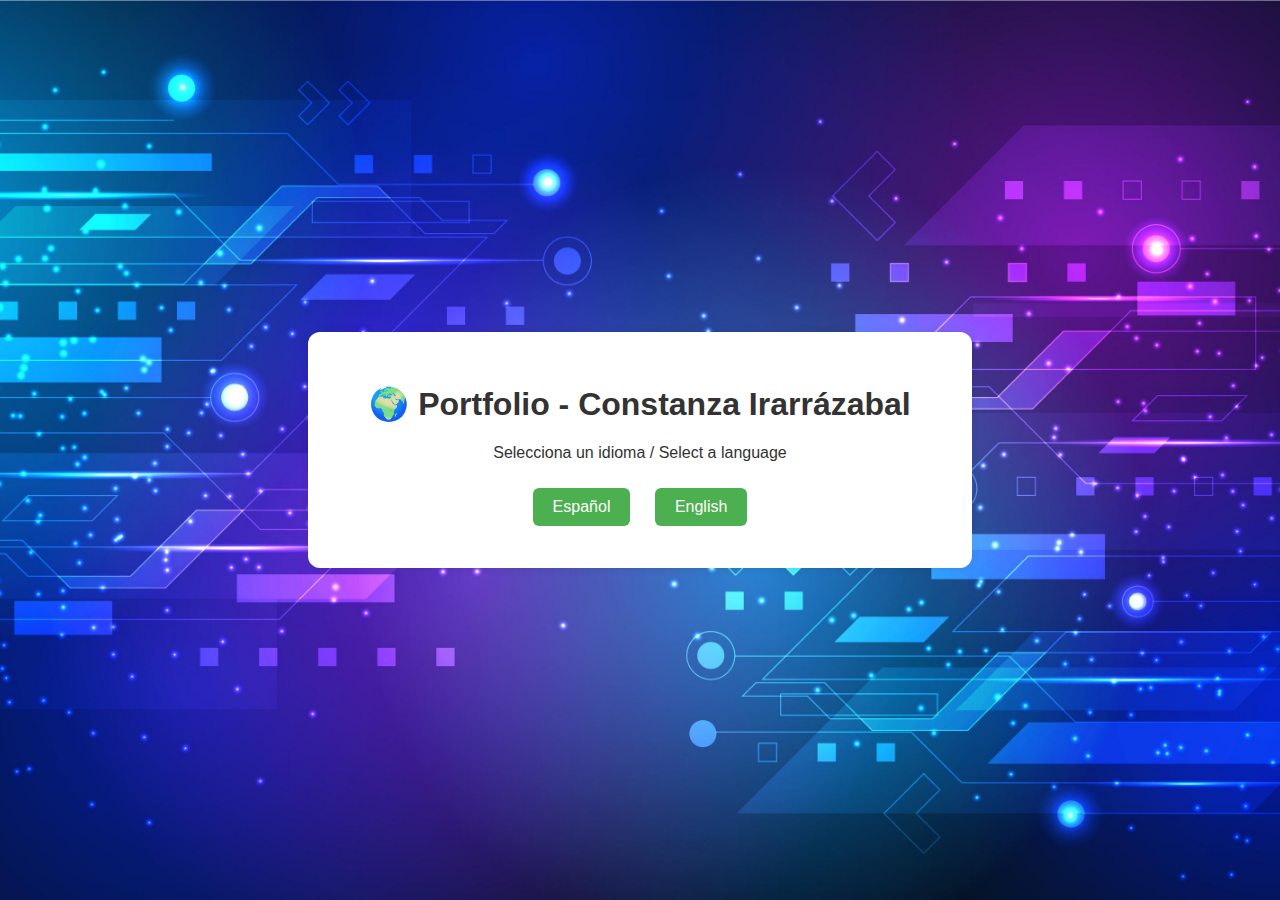
<file: index.html>
<html lang="en">
<head>
    <meta charset="UTF-8">
    <meta name="viewport" content="width=device-width, initial-scale=1.0">
    <title>Bienvenido | Welcome</title>
    <link rel="stylesheet" href="style.css">
</head>
<body class="homepage">
    <div class="container">
        <h1>🌍 Portfolio - Constanza Irarrázabal</h1>
        <p>Selecciona un idioma / Select a language</p>
        <div class="buttons">
            <a href="es/index.html" class="btn">Español</a>
            <a href="en/index.html" class="btn">English</a>
        </div>
    </div>
</body>
</html>
</file>
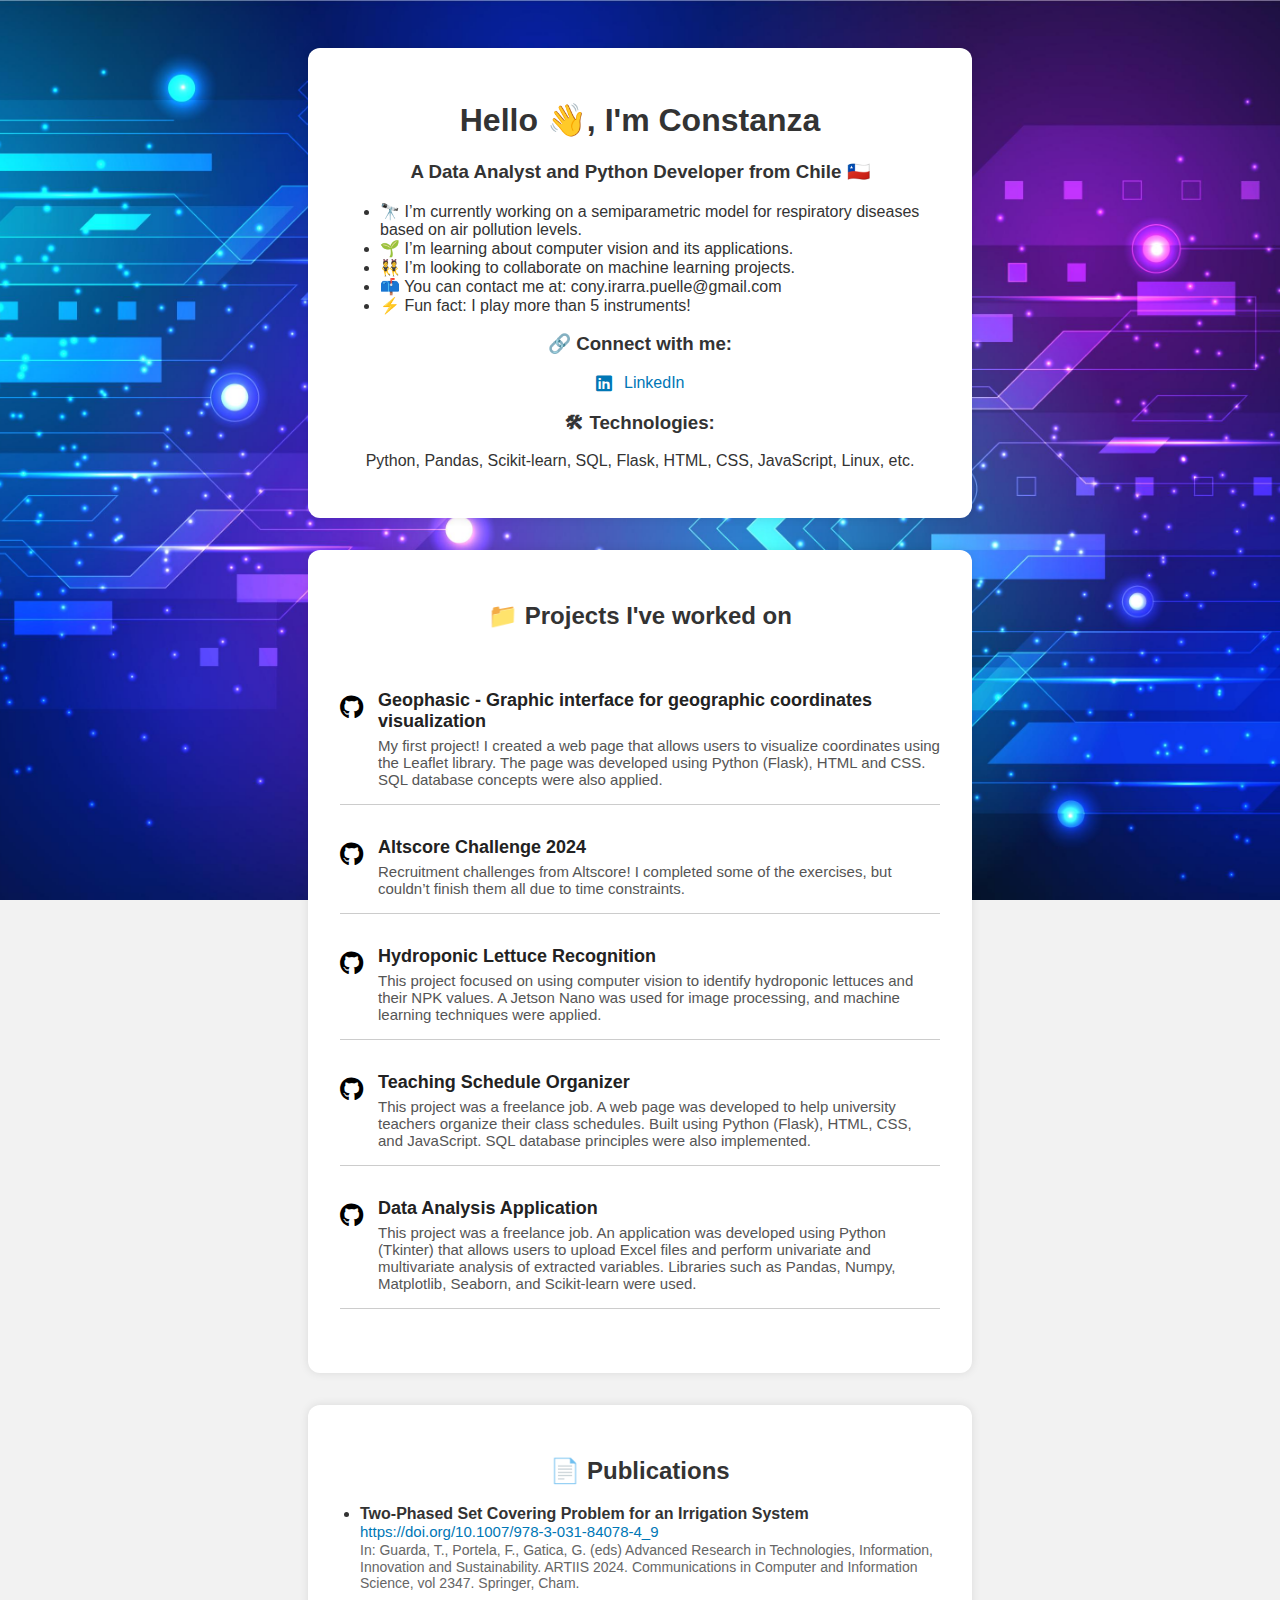
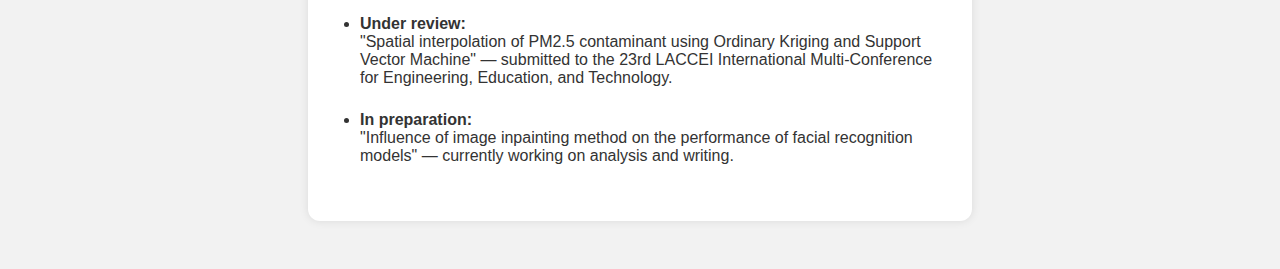
<file: en/index.html>
<html lang="en">
<head>
    <meta charset="UTF-8">
    <meta name="viewport" content="width=device-width, initial-scale=1.0">
    <title>Portfolio | Constanza Irarrázabal</title>
    <link rel="stylesheet" href="../style.css">
    <link rel="stylesheet" href="https://cdnjs.cloudflare.com/ajax/libs/font-awesome/6.5.0/css/all.min.css">
</head>
<body>
    <div class="main">
        <div class="container">

            <h1>Hello 👋, I'm Constanza</h1>
            <h3>A Data Analyst and Python Developer from Chile 🇨🇱</h3>

            <ul class="list">
                <li>🔭 I’m currently working on a semiparametric model for respiratory diseases based on air pollution levels.</li>
                <li>🌱 I’m learning about computer vision and its applications.</li>
                <li>👯 I’m looking to collaborate on machine learning projects.</li>
                <li>📫 You can contact me at: cony.irarra.puelle@gmail.com</li>
                <li>⚡ Fun fact: I play more than 5 instruments!</li>
            </ul>

            <h3>🔗 Connect with me:</h3>
            <p>
                <a href="https://linkedin.com/in/c-irarrazabal" target="_blank">
                <i class="fab fa-linkedin"></i> LinkedIn
                </a>
            </p>

            <h3>🛠 Technologies:</h3>
            <p>Python, Pandas, Scikit-learn, SQL, Flask, HTML, CSS, JavaScript, Linux, etc.</p>
        </div>

        <div class="container project-container">
            <h2>📁 Projects I've worked on</h2>
            <ul class="project-list">
                <li>
                    <i class="fab fa-github"></i>
                    <div class="project-text">
                    <a href="https://github.com/conirarra/Geophasic" target="_blank">
                     Geophasic - Graphic interface for geographic coordinates visualization
                    </a>
                    <p>My first project! I created a web page that allows users to visualize coordinates using the Leaflet library.
                       The page was developed using Python (Flask), HTML and CSS. SQL database concepts were also applied.
                    </p>
                    </div>
                </li>
                <li>
                    <i class="fab fa-github"></i>
                    <div class="project-text">
                    <a href="https://github.com/conirarra/AltscoreChallenge" target="_blank">
                     Altscore Challenge 2024
                    </a>
                    <p>Recruitment challenges from Altscore! I completed some of the exercises, but couldn’t finish them all due to time constraints.</p>
                    </div>
                </li>
                <li>
                    <i class="fab fa-github"></i>
                    <div class="project-text">
                    <a href="https://github.com/profesordiegoelorzaa/lechugasCNNjetson" target="_blank">
                     Hydroponic Lettuce Recognition
                    </a>
                    <p>This project focused on using computer vision to identify hydroponic lettuces and their NPK values.
                       A Jetson Nano was used for image processing, and machine learning techniques were applied.
                    </p>
                    </div>
                </li>
                <li>
                    <i class="fab fa-github"></i>
                    <div class="project-text">
                    <a href="https://github.com/conirarra/ProjectoTesisExterna" target="_blank">
                    Teaching Schedule Organizer
                    </a>
                    <p>This project was a freelance job. A web page was developed to help university teachers organize their class schedules.
                       Built using Python (Flask), HTML, CSS, and JavaScript. SQL database principles were also implemented.
                    </p>
                    </div>
                </li>
                <li>
                    <i class="fab fa-github"></i>
                    <div class="project-text">
                    <a href="https://github.com/conirarra/AnalisisMultivariado" target="_blank">
                    Data Analysis Application
                    </a>
                    <p>This project was a freelance job. An application was developed using Python (Tkinter) 
                       that allows users to upload Excel files and perform univariate and multivariate analysis of extracted variables.
                       Libraries such as Pandas, Numpy, Matplotlib, Seaborn, and Scikit-learn were used.
                    </p>
                    </div>
                </li>
            </ul>
        </div>

        <div class="container publication-container">
            <h2>📄 Publications</h2>

            <ul class="publication-list">
                <li>
                    <strong>Two-Phased Set Covering Problem for an Irrigation System</strong><br>
                    <a href="https://doi.org/10.1007/978-3-031-84078-4_9" target="_blank">
                        https://doi.org/10.1007/978-3-031-84078-4_9
                    </a><br>
                    <span class="paper-details">In: Guarda, T., Portela, F., Gatica, G. (eds) Advanced Research in Technologies, Information, Innovation and Sustainability. ARTIIS 2024. Communications in Computer and Information Science, vol 2347. Springer, Cham.</span>
                </li>

                <li>
                    <strong>Under review:</strong><br>
                    "Spatial interpolation of PM2.5 contaminant using Ordinary Kriging and Support Vector Machine" — submitted to the 23rd LACCEI International Multi-Conference for Engineering, Education, and Technology.
                </li>

                <li>
                    <strong>In preparation:</strong><br>
                    "Influence of image inpainting method on the performance of facial recognition models" — currently working on analysis and writing.
                </li>
            </ul>
        </div>            
    </div>
</body>
</html>
</file>
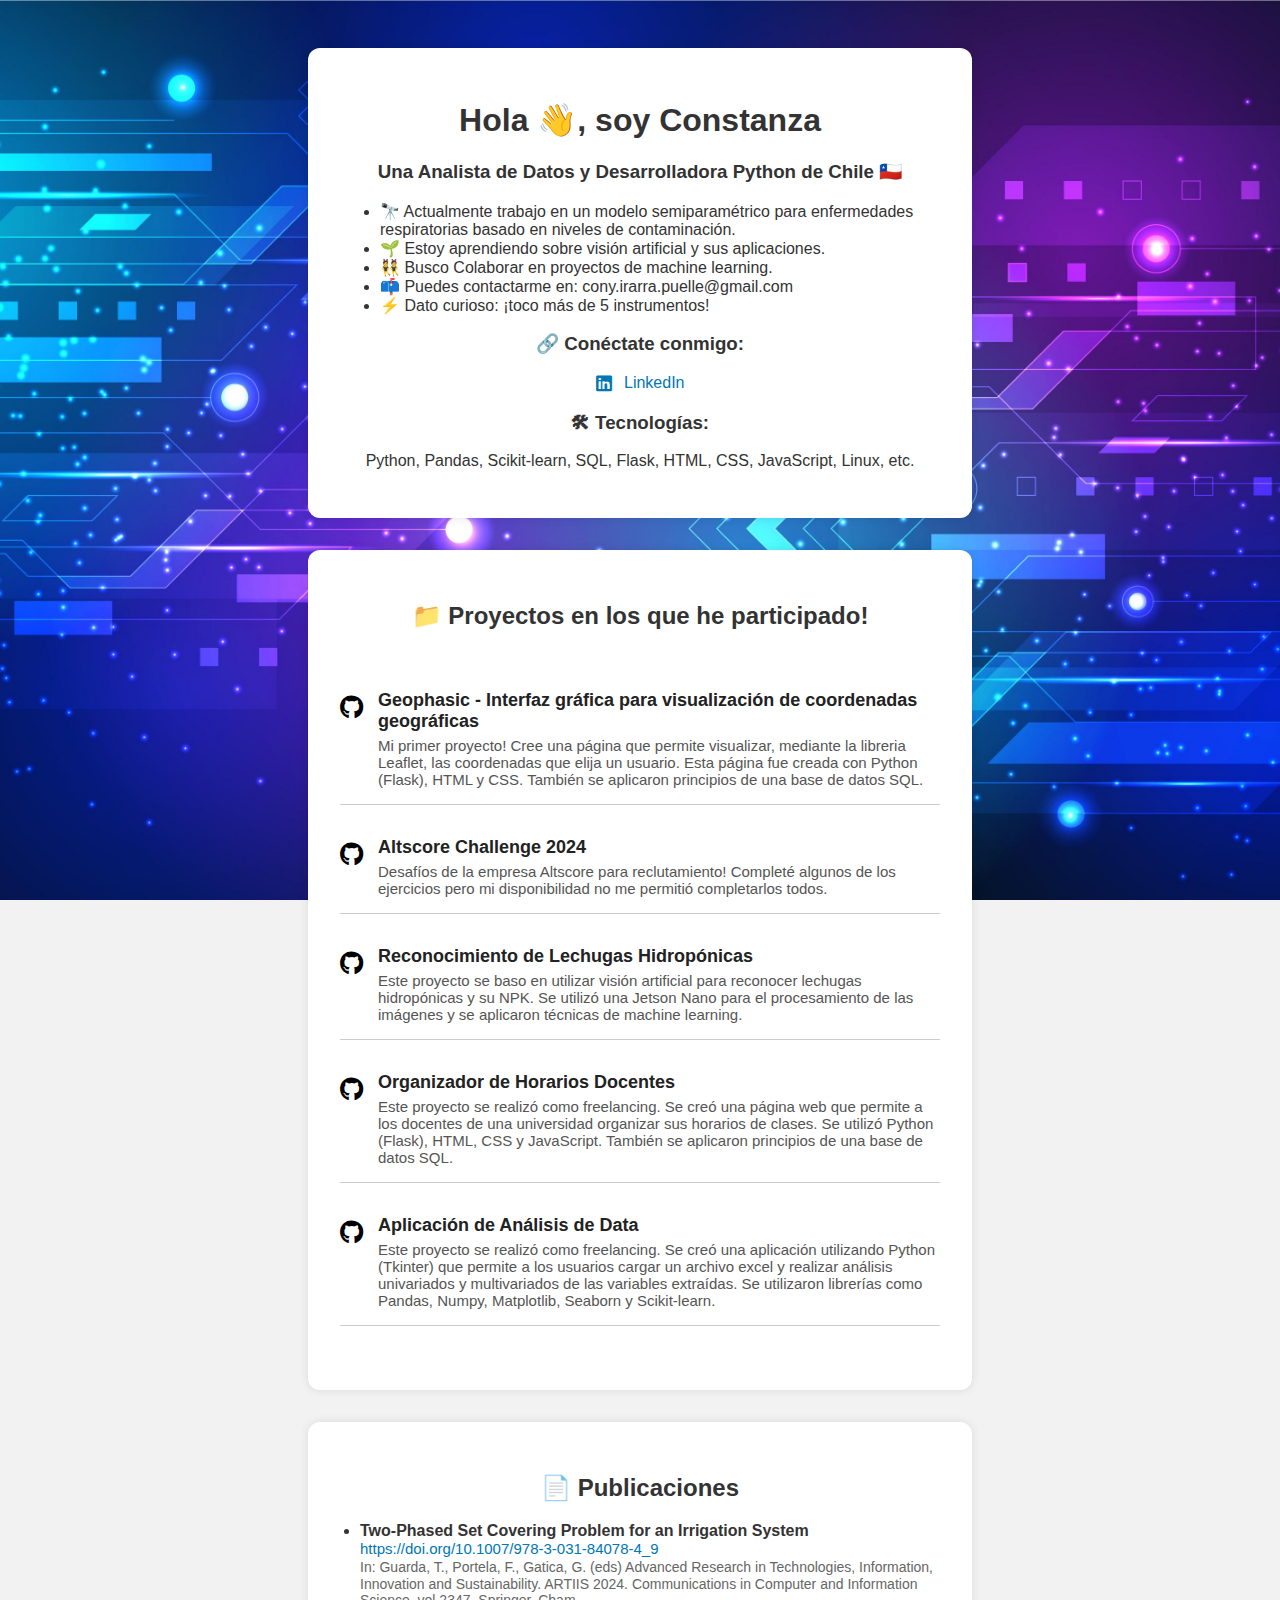
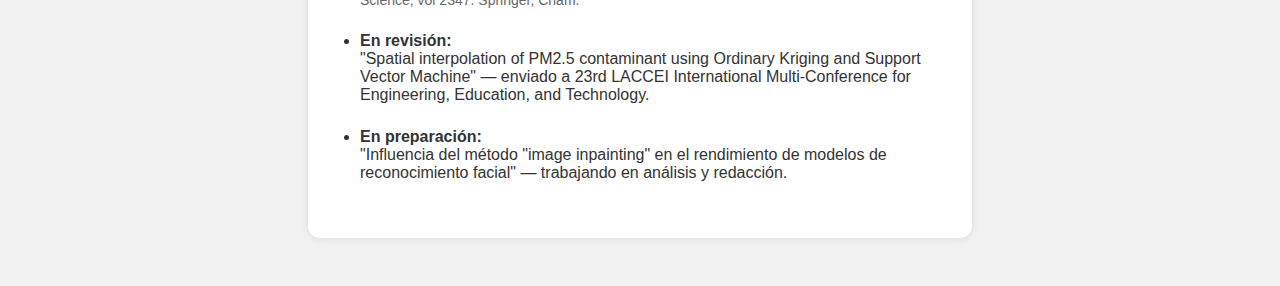
<file: es/index.html>
<html lang="es">
<head>
    <meta charset="UTF-8">
    <meta name="viewport" content="width=device-width, initial-scale=1.0">
    <title>Portafolio | Constanza Irarrázabal</title>
    <link rel="stylesheet" href="../style.css">
    <link rel="stylesheet" href="https://cdnjs.cloudflare.com/ajax/libs/font-awesome/6.5.0/css/all.min.css">
</head>
<body>
    <div class ="main">
        <div class="container">

            <h1>Hola 👋, soy Constanza</h1>
            <h3>Una Analista de Datos y Desarrolladora Python de Chile 🇨🇱</h3>

            <ul class="list">
                <li>🔭 Actualmente trabajo en un modelo semiparamétrico para enfermedades respiratorias basado en niveles de contaminación.</li>
                <li>🌱 Estoy aprendiendo sobre visión artificial y sus aplicaciones.</li>
                <li>👯 Busco Colaborar en proyectos de machine learning.</li>
                <li>📫 Puedes contactarme en: cony.irarra.puelle@gmail.com</li>
                <li>⚡ Dato curioso: ¡toco más de 5 instrumentos!</li>
            </ul>

            <h3>🔗 Conéctate conmigo:</h3>
            <p>
                <a href="https://linkedin.com/in/c-irarrazabal" target="_blank">
                <i class="fab fa-linkedin"></i> LinkedIn
                </a>
            </p>

            <h3>🛠 Tecnologías:</h3>
            <p>Python, Pandas, Scikit-learn, SQL, Flask, HTML, CSS, JavaScript, Linux, etc.</p>
        </div>

        <div class="container project-container">
            <h2>📁 Proyectos en los que he participado!</h2>
            <ul class="project-list">
                <li>
                    <i class="fab fa-github"></i>
                    <div class="project-text">
                    <a href="https://github.com/conirarra/Geophasic" target="_blank">
                     Geophasic - Interfaz gráfica para visualización de coordenadas geográficas
                    </a>
                    <p>Mi primer proyecto! Cree una página que permite visualizar, mediante la libreria Leaflet, las coordenadas que elija un usuario.
                       Esta página fue creada con Python (Flask), HTML y CSS. También se aplicaron principios de una base de datos SQL.
                    </p>
                    </div>
                </li>
                <li>
                    <i class="fab fa-github"></i>
                    <div class="project-text">
                    <a href="https://github.com/conirarra/AltscoreChallenge" target="_blank">
                     Altscore Challenge 2024
                    </a>
                    <p>Desafíos de la empresa Altscore para reclutamiento! Completé algunos de los ejercicios pero mi disponibilidad no me permitió completarlos todos.</p>
                </div>
                </li>
                <li>
                    <i class="fab fa-github"></i>
                    <div class="project-text">
                    <a href="https://github.com/profesordiegoelorzaa/lechugasCNNjetson" target="_blank">
                     Reconocimiento de Lechugas Hidropónicas
                    </a>
                    <p>Este proyecto se baso en utilizar visión artificial para reconocer lechugas hidropónicas y su NPK.
                       Se utilizó una Jetson Nano para el procesamiento de las imágenes y se aplicaron técnicas de machine learning.
                    </p>
                </div>
                </li>
                <li>
                    <i class="fab fa-github"></i>
                    <div class="project-text">
                    <a href="https://github.com/conirarra/ProjectoTesisExterna" target="_blank">
                    Organizador de Horarios Docentes
                    </a>
                    <p>Este proyecto se realizó como freelancing. Se creó una página web que permite a los docentes de una universidad organizar sus horarios de clases.
                       Se utilizó Python (Flask), HTML, CSS y JavaScript. También se aplicaron principios de una base de datos SQL. 
                    </p>
                </div>
                </li>
                <li>
                    <i class="fab fa-github"></i>
                    <div class="project-text">
                    <a href="https://github.com/conirarra/AnalisisMultivariado" target="_blank">
                    Aplicación de Análisis de Data
                    </a>
                    <p>Este proyecto se realizó como freelancing. Se creó una aplicación utilizando Python (Tkinter) 
                       que permite a los usuarios cargar un archivo excel y realizar análisis univariados y multivariados de las variables extraídas.
                       Se utilizaron librerías como Pandas, Numpy, Matplotlib, Seaborn y Scikit-learn.
                    </p>
                </div>
                </li>
            </ul>
            </div>
            <div class="container publication-container">
                <h2>📄 Publicaciones</h2>
            
                <ul class="publication-list">
                    <li>
                        <strong>Two-Phased Set Covering Problem for an Irrigation System</strong><br>
                        <a href="https://doi.org/10.1007/978-3-031-84078-4_9" target="_blank">
                            https://doi.org/10.1007/978-3-031-84078-4_9
                        </a><br>
                        <span class="paper-details">In: Guarda, T., Portela, F., Gatica, G. (eds) Advanced Research in Technologies, Information, Innovation and Sustainability. ARTIIS 2024. Communications in Computer and Information Science, vol 2347. Springer, Cham.</span>
                    </li>
            
                    <li>
                        <strong>En revisión:</strong><br>
                        "Spatial interpolation of PM2.5 contaminant using Ordinary Kriging and Support Vector Machine" — enviado a 23rd LACCEI International Multi-Conference for Engineering, Education, and Technology.
                    </li>
            
                    <li>
                        <strong>En preparación:</strong><br>
                        "Influencia del método "image inpainting" en el rendimiento de modelos de reconocimiento facial" — trabajando en análisis y redacción.
                    </li>
                </ul>
            </div>            
    </div>
</body>
</html>
</file>
<file: style.css>
@import url('https://fonts.googleapis.com/css2?family=Inter:wght@300;500;700&display=swap');

body {
    font-family: Arial, sans-serif;
    margin: 0;
    padding: 0;
    background-image: url('background.jpg');
    background-size: cover;
    background-position: center;
    background-attachment: fixed;
    background-repeat: no-repeat;
    background-color: #f2f2f2;
    color: #333;
}

.main {
    display: flex;
    flex-direction: column;
    align-items: center;
    padding: 3rem 1rem;
    gap: 2rem;
}

.container {
    text-align: center;
    padding: 2rem;
    background-color: white;
    border-radius: 12px;
    box-shadow: 0 0 10px rgba(0,0,0,0.1);
    max-width: 600px;
    width: 100%;
}

.list {
    text-align: left;
}

.btn {
    display: inline-block;
    margin: 10px;
    padding: 10px 20px;
    background-color: #4CAF50;
    color: white;
    text-decoration: none;
    border-radius: 6px;
    font-size: 16px;
    transition: background-color 0.3s ease;
}

.btn:hover {
    background-color: #45a049;
}

body.homepage {
    display: flex;
    justify-content: center;
    align-items: center;
    min-height: 100vh;
    margin: 0;
}

/* Enlaces */
a {
    color: #0077b6;
    text-decoration: none;
    font-weight: 500;
}

a:hover {
    text-decoration: underline;
}

a i {
    margin-right: 8px;
    color: #0077b5;
    font-size: 18px;
    vertical-align: middle;
}

.project-container {
    background-color: #ffffff;
}

.project-list {
    list-style: none;
    padding: 0;
    margin: 0;
    margin-top: 60px;
}

.project-list li {
    display: flex;
    align-items: flex-start;
    gap: 15px;
    margin-bottom: 2rem;
    padding-bottom: 1rem;
    border-bottom: 1px solid #ccc;
    text-align: left;
}

.project-list li i {
    font-size: 24px;
    color: #000;
    margin-top: 5px;
    flex-shrink: 0;
}

.project-text {
    flex: 1;
}

.project-text a {
    font-weight: bold;
    font-size: 18px;
    text-decoration: none;
    color: #222;
    display: block;
    margin-bottom: 5px;
    text-align: left;
}

.project-text p {
    margin: 0;
    font-size: 15px;
    color: #555;
    text-align: left;
}

.publication-container {
    background-color: white;
    padding: 2rem;
    border-radius: 12px;
    box-shadow: 0 0 10px rgba(0, 0, 0, 0.1);
    max-width: 600px;
    margin-left: auto;
    margin-right: auto;
}

.publication-list {
    list-style-type: disc;
    text-align: left;
    padding-left: 20px;
}

.publication-list li {
    margin-bottom: 1.5rem;
}

.paper-details {
    font-size: 14px;
    color: #666;
}

.publication-list a {
    font-size: 15px;
}
</file>
